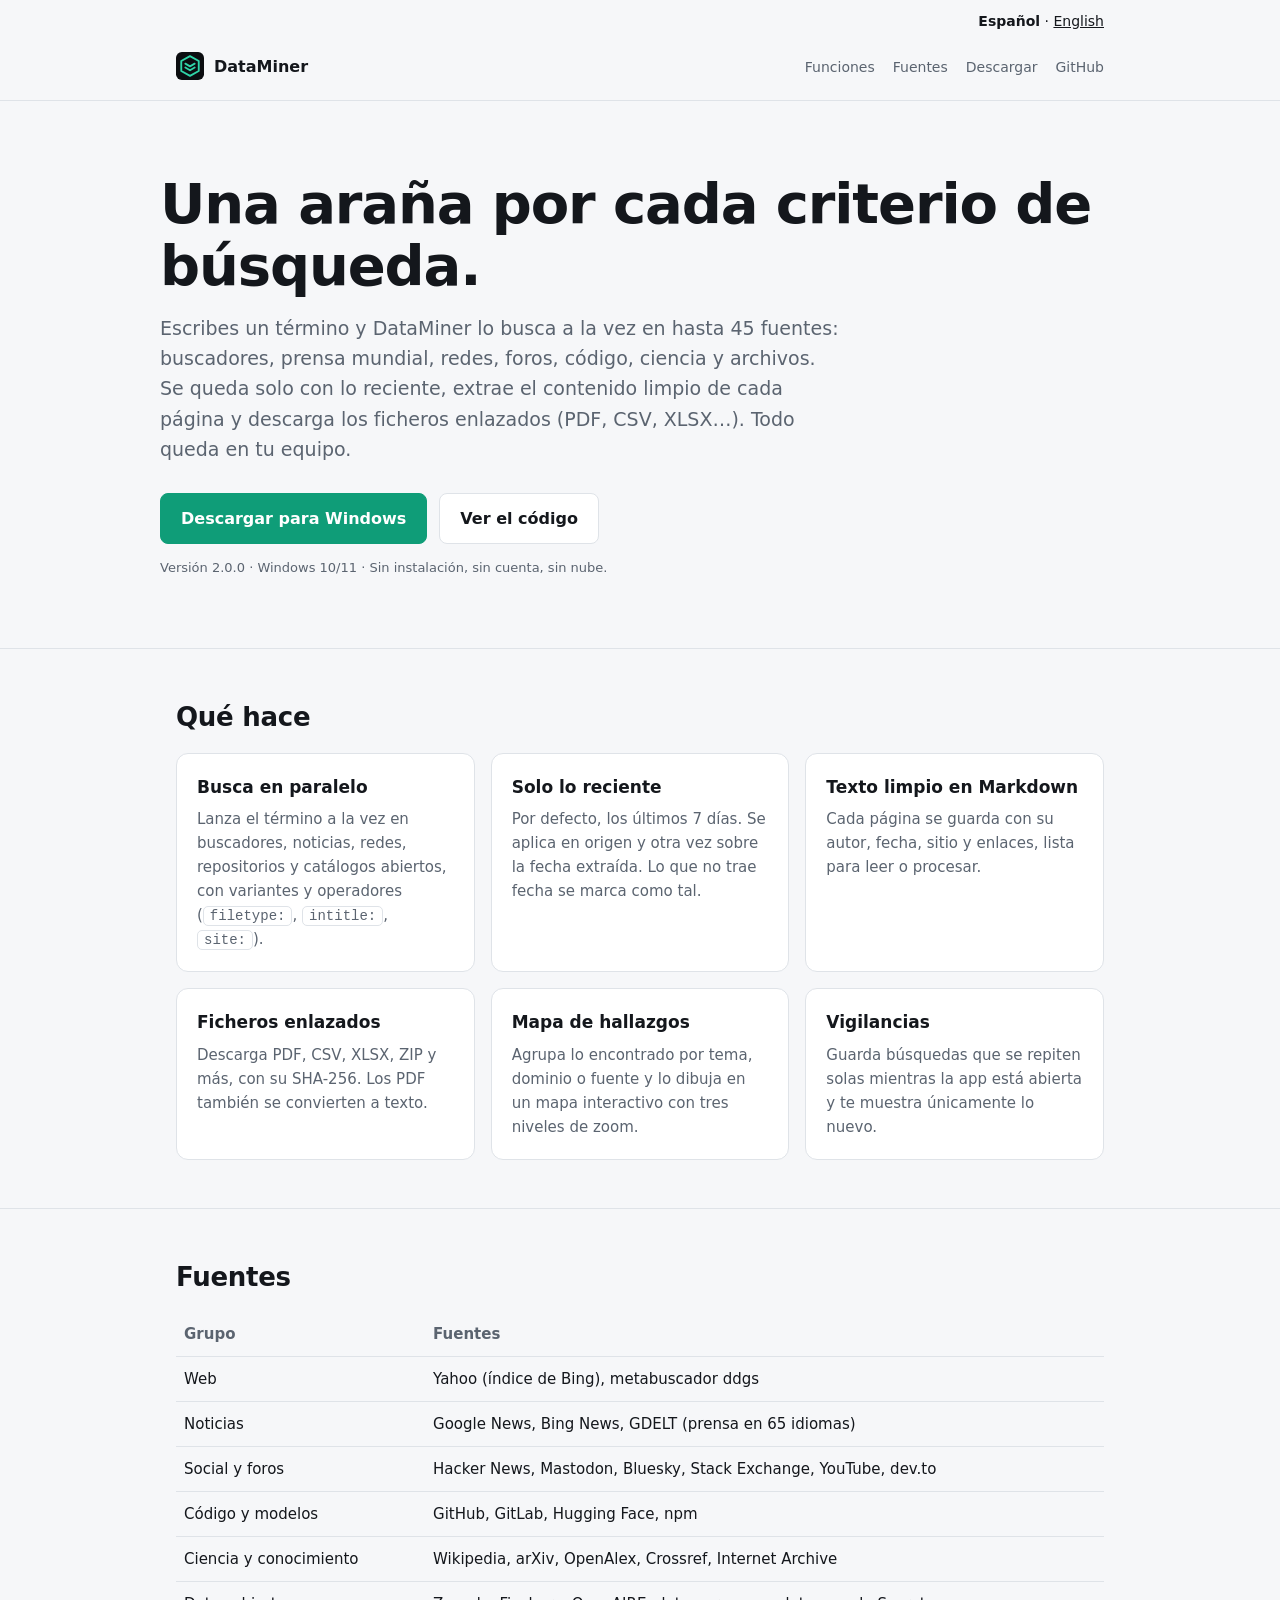
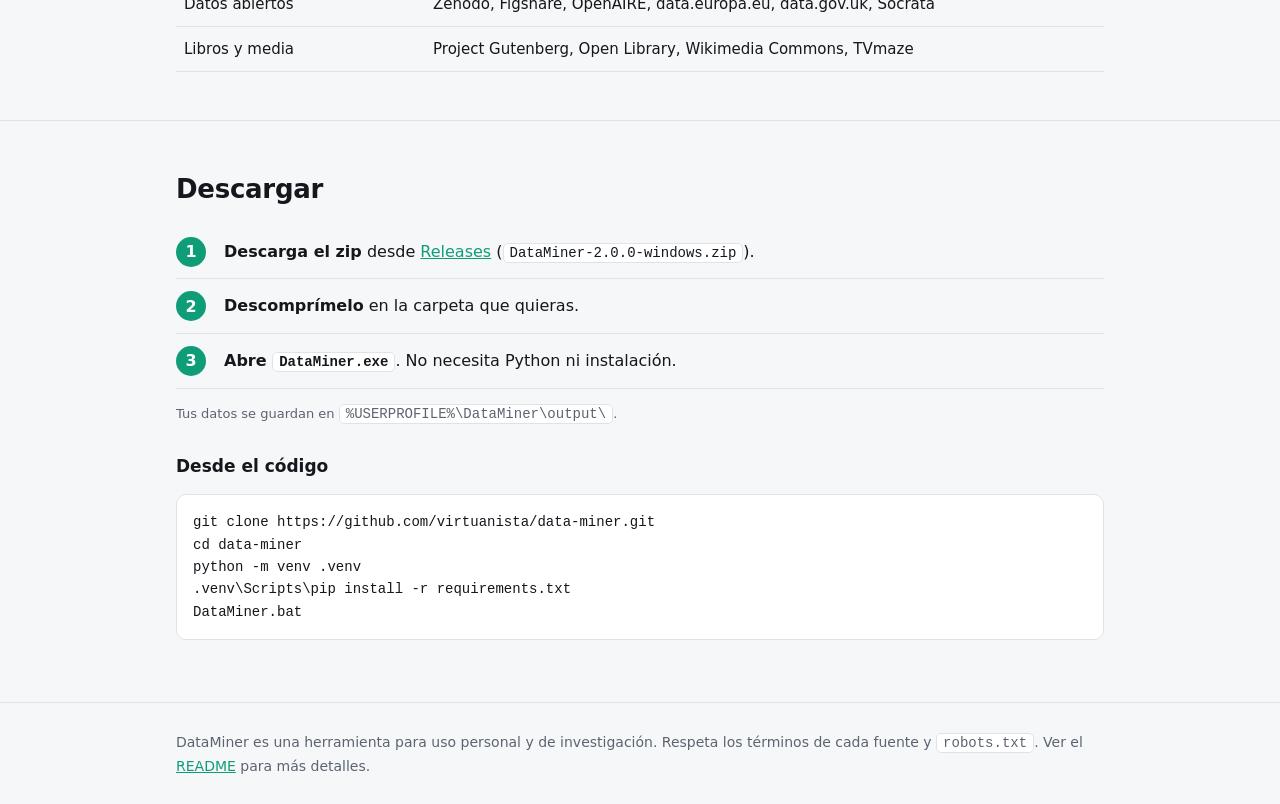
<file: docs/index.html>
<!doctype html>
<html lang="es">
<head>
<meta charset="utf-8">
<meta name="viewport" content="width=device-width,initial-scale=1">
<title>DataMiner · una araña por criterio de búsqueda</title>
<meta name="description" content="DataMiner busca un término en hasta 45 fuentes a la vez, se queda con lo reciente, extrae el contenido limpio en Markdown y descarga los ficheros enlazados.">
<link rel="icon" href="favicon.ico">
<style>
:root{--bg:#0c0e11;--panel:#13161a;--line:#23282f;--text:#e6e9ee;--muted:#9aa3ae;--accent:#2fd4a7;--accent-ink:#06130f}
@media (prefers-color-scheme: light){:root:not([data-theme="dark"]){--bg:#f6f7f9;--panel:#fff;--line:#dfe3e8;--text:#14171c;--muted:#5b6470;--accent:#0f9d78;--accent-ink:#fff}}
:root[data-theme="light"]{--bg:#f6f7f9;--panel:#fff;--line:#dfe3e8;--text:#14171c;--muted:#5b6470;--accent:#0f9d78;--accent-ink:#fff}
*{box-sizing:border-box}
body{margin:0;background:var(--bg);color:var(--text);font:16px/1.6 system-ui,-apple-system,"Segoe UI",Roboto,sans-serif}
a{color:var(--accent)}
.wrap{max-width:960px;margin:0 auto;padding:0 16px}
header{padding:20px 0;border-bottom:1px solid var(--line)}
.brand{display:flex;align-items:center;gap:10px;font-weight:700;text-decoration:none;color:var(--text)}
.brand img{width:28px;height:28px}
nav{float:right;display:flex;gap:18px;font-size:14px;margin-top:4px}
nav a{color:var(--muted);text-decoration:none}
nav a:hover{color:var(--text)}
.hero{padding:72px 0 56px}
.hero h1{font-size:clamp(34px,6vw,56px);line-height:1.1;margin:0 0 16px;letter-spacing:-.02em}
.hero p.lead{font-size:19px;color:var(--muted);max-width:680px;margin:0 0 28px}
.cta{display:flex;flex-wrap:wrap;gap:12px}
.btn{display:inline-block;padding:12px 20px;border-radius:8px;text-decoration:none;font-weight:600;border:1px solid var(--line)}
.btn.primary{background:var(--accent);color:var(--accent-ink);border-color:var(--accent)}
.btn.ghost{color:var(--text);background:var(--panel)}
.meta{font-size:13px;color:var(--muted);margin-top:14px}
section{padding:48px 0;border-top:1px solid var(--line)}
h2{font-size:26px;margin:0 0 14px;letter-spacing:-.01em}
h3{font-size:17px;margin:0 0 6px}
.grid{display:grid;grid-template-columns:repeat(auto-fit,minmax(260px,1fr));gap:16px}
.card{background:var(--panel);border:1px solid var(--line);border-radius:12px;padding:20px}
.card p{margin:0;color:var(--muted);font-size:15px}
.steps{counter-reset:s;list-style:none;padding:0;margin:0}
.steps li{counter-increment:s;padding:14px 0 14px 48px;position:relative;border-bottom:1px solid var(--line)}
.steps li:before{content:counter(s);position:absolute;left:0;top:12px;width:30px;height:30px;border-radius:50%;background:var(--accent);color:var(--accent-ink);display:grid;place-items:center;font-weight:700}
code,pre{font-family:ui-monospace,Consolas,monospace;font-size:14px}
code{background:var(--panel);border:1px solid var(--line);border-radius:5px;padding:1px 6px}
pre{background:var(--panel);border:1px solid var(--line);border-radius:10px;padding:16px;overflow-x:auto}
table{width:100%;border-collapse:collapse;font-size:15px}
td,th{text-align:left;padding:10px 8px;border-bottom:1px solid var(--line);vertical-align:top}
th{color:var(--muted);font-weight:600}
footer{padding:28px 0;color:var(--muted);font-size:14px;border-top:1px solid var(--line)}
@media (max-width:640px){nav{display:none}.hero{padding:48px 0 40px}}
</style>
</head>
<body>
<div class="wrap" data-lang></div>
<header>
  <div class="wrap">
    <nav>
      <a href="#funciones">Funciones</a>
      <a href="#fuentes">Fuentes</a>
      <a href="#descargar">Descargar</a>
      <a href="https://github.com/virtuanista/data-miner">GitHub</a>
    </nav>
    <a class="brand" href="#"><img src="mark.svg" alt="">DataMiner</a>
  </div>
</header>

<main>
  <div class="wrap hero">
    <h1>Una araña por cada criterio de búsqueda.</h1>
    <p class="lead">Escribes un término y DataMiner lo busca a la vez en hasta 45 fuentes: buscadores, prensa mundial, redes, foros, código, ciencia y archivos. Se queda solo con lo reciente, extrae el contenido limpio de cada página y descarga los ficheros enlazados (PDF, CSV, XLSX…). Todo queda en tu equipo.</p>
    <div class="cta">
      <a class="btn primary" href="https://github.com/virtuanista/data-miner/releases/latest">Descargar para Windows</a>
      <a class="btn ghost" href="https://github.com/virtuanista/data-miner">Ver el código</a>
    </div>
    <p class="meta">Versión 2.0.0 · Windows 10/11 · Sin instalación, sin cuenta, sin nube.</p>
  </div>

  <section id="funciones">
    <div class="wrap">
      <h2>Qué hace</h2>
      <div class="grid">
        <div class="card"><h3>Busca en paralelo</h3><p>Lanza el término a la vez en buscadores, noticias, redes, repositorios y catálogos abiertos, con variantes y operadores (<code>filetype:</code>, <code>intitle:</code>, <code>site:</code>).</p></div>
        <div class="card"><h3>Solo lo reciente</h3><p>Por defecto, los últimos 7 días. Se aplica en origen y otra vez sobre la fecha extraída. Lo que no trae fecha se marca como tal.</p></div>
        <div class="card"><h3>Texto limpio en Markdown</h3><p>Cada página se guarda con su autor, fecha, sitio y enlaces, lista para leer o procesar.</p></div>
        <div class="card"><h3>Ficheros enlazados</h3><p>Descarga PDF, CSV, XLSX, ZIP y más, con su SHA-256. Los PDF también se convierten a texto.</p></div>
        <div class="card"><h3>Mapa de hallazgos</h3><p>Agrupa lo encontrado por tema, dominio o fuente y lo dibuja en un mapa interactivo con tres niveles de zoom.</p></div>
        <div class="card"><h3>Vigilancias</h3><p>Guarda búsquedas que se repiten solas mientras la app está abierta y te muestra únicamente lo nuevo.</p></div>
      </div>
    </div>
  </section>

  <section id="fuentes">
    <div class="wrap">
      <h2>Fuentes</h2>
      <table>
        <tr><th>Grupo</th><th>Fuentes</th></tr>
        <tr><td>Web</td><td>Yahoo (índice de Bing), metabuscador ddgs</td></tr>
        <tr><td>Noticias</td><td>Google News, Bing News, GDELT (prensa en 65 idiomas)</td></tr>
        <tr><td>Social y foros</td><td>Hacker News, Mastodon, Bluesky, Stack Exchange, YouTube, dev.to</td></tr>
        <tr><td>Código y modelos</td><td>GitHub, GitLab, Hugging Face, npm</td></tr>
        <tr><td>Ciencia y conocimiento</td><td>Wikipedia, arXiv, OpenAlex, Crossref, Internet Archive</td></tr>
        <tr><td>Datos abiertos</td><td>Zenodo, Figshare, OpenAIRE, data.europa.eu, data.gov.uk, Socrata</td></tr>
        <tr><td>Libros y media</td><td>Project Gutenberg, Open Library, Wikimedia Commons, TVmaze</td></tr>
      </table>
    </div>
  </section>

  <section id="descargar">
    <div class="wrap">
      <h2>Descargar</h2>
      <ol class="steps">
        <li><strong>Descarga el zip</strong> desde <a href="https://github.com/virtuanista/data-miner/releases/latest">Releases</a> (<code>DataMiner-2.0.0-windows.zip</code>).</li>
        <li><strong>Descomprímelo</strong> en la carpeta que quieras.</li>
        <li><strong>Abre <code>DataMiner.exe</code></strong>. No necesita Python ni instalación.</li>
      </ol>
      <p class="meta">Tus datos se guardan en <code>%USERPROFILE%\DataMiner\output\</code>.</p>
      <h3 style="margin-top:28px">Desde el código</h3>
      <pre>git clone https://github.com/virtuanista/data-miner.git
cd data-miner
python -m venv .venv
.venv\Scripts\pip install -r requirements.txt
DataMiner.bat</pre>
    </div>
  </section>
</main>

<footer>
  <div class="wrap">DataMiner es una herramienta para uso personal y de investigación. Respeta los términos de cada fuente y <code>robots.txt</code>. Ver el <a href="https://github.com/virtuanista/data-miner#readme">README</a> para más detalles.</div>
</footer>
<script>
// Español por defecto; ?lang=en muestra la página en inglés.
const EN = {
 "DataMiner · una araña por criterio de búsqueda": "DataMiner · one spider per search",
 "Funciones": "Features",
 "Fuentes": "Sources",
 "Descargar": "Download",
 "Una araña por cada criterio de búsqueda.": "One spider for each search.",
 "Escribes un término y DataMiner lo busca a la vez en hasta 45 fuentes: buscadores, prensa mundial, redes, foros, código, ciencia y archivos. Se queda solo con lo reciente, extrae el contenido limpio de cada página y descarga los ficheros enlazados (PDF, CSV, XLSX…). Todo queda en tu equipo.": "Type a term and DataMiner looks for it in up to 45 sources at once: search engines, world press, social networks, forums, code, science and archives. It keeps only what is recent, extracts the clean content of each page and downloads the linked files (PDF, CSV, XLSX…). Everything stays on your computer.",
 "Descargar para Windows": "Download for Windows",
 "Ver el código": "View the code",
 "Versión 2.0.0 · Windows 10/11 · Sin instalación, sin cuenta, sin nube.": "Version 2.0.0 · Windows 10/11 · No installation, no account, no cloud. The app is in Spanish.",
 "Qué hace": "What it does",
 "Busca en paralelo": "Searches in parallel",
 "Lanza el término a la vez en buscadores, noticias, redes, repositorios y catálogos abiertos, con variantes y operadores (": "Sends the term at once to search engines, news, social networks, repositories and open catalogues, with variants and operators (",
 "Solo lo reciente": "Only what is recent",
 "Por defecto, los últimos 7 días. Se aplica en origen y otra vez sobre la fecha extraída. Lo que no trae fecha se marca como tal.": "By default, the last 7 days. Applied at the source and again on the extracted date. Anything without a date is marked as such.",
 "Texto limpio en Markdown": "Clean text in Markdown",
 "Cada página se guarda con su autor, fecha, sitio y enlaces, lista para leer o procesar.": "Each page is saved with its author, date, site and links, ready to read or process.",
 "Ficheros enlazados": "Linked files",
 "Descarga PDF, CSV, XLSX, ZIP y más, con su SHA-256. Los PDF también se convierten a texto.": "Downloads PDF, CSV, XLSX, ZIP and more, with their SHA-256. PDFs are also converted to text.",
 "Mapa de hallazgos": "Map of findings",
 "Agrupa lo encontrado por tema, dominio o fuente y lo dibuja en un mapa interactivo con tres niveles de zoom.": "Groups what it finds by topic, domain or source and draws it on an interactive map with three zoom levels.",
 "Vigilancias": "Watches",
 "Guarda búsquedas que se repiten solas mientras la app está abierta y te muestra únicamente lo nuevo.": "Saves searches that repeat on their own while the app is open and shows you only what is new.",
 "Grupo": "Group",
 "Yahoo (índice de Bing), metabuscador ddgs": "Yahoo (Bing index), ddgs metasearch",
 "Noticias": "News",
 "Google News, Bing News, GDELT (prensa en 65 idiomas)": "Google News, Bing News, GDELT (press in 65 languages)",
 "Social y foros": "Social and forums",
 "Código y modelos": "Code and models",
 "Ciencia y conocimiento": "Science and knowledge",
 "Datos abiertos": "Open data",
 "Libros y media": "Books and media",
 "Descarga el zip": "Download the zip",
 "desde": "from",
 "Descomprímelo": "Unpack it",
 "en la carpeta que quieras.": "in any folder.",
 "Abre": "Open",
 ". No necesita Python ni instalación.": ". It needs no Python and no installation.",
 "Tus datos se guardan en": "Your data is saved in",
 "Desde el código": "From source",
 "DataMiner es una herramienta para uso personal y de investigación. Respeta los términos de cada fuente y": "DataMiner is a tool for personal and research use. It respects the terms of each source and",
 ". Ver el": ". See the",
 "para más detalles.": "for more details."
};
const LANG = new URLSearchParams(location.search).get('lang') === 'en' ? 'en' : 'es', tr = s => LANG === 'en' ? EN[s] ?? s : s;
if (LANG === 'en') {
  document.documentElement.lang = 'en'; document.title = tr(document.title);
  const w = document.createTreeWalker(document.body, NodeFilter.SHOW_TEXT);
  for (let n; n = w.nextNode();) { const k = n.data.replace(/\s+/g, ' ').trim(); if (EN[k]) n.data = n.data.replace(/^(\s*)[\s\S]*?(\s*)$/, (_, a, b) => a + EN[k] + b); }
  for (const el of document.querySelectorAll('[aria-label],[title],[alt],[placeholder]')) for (const a of ['aria-label', 'title', 'alt', 'placeholder']) if (EN[el.getAttribute(a)]) el.setAttribute(a, EN[el.getAttribute(a)]);
}
{ const b = document.createElement('p'); b.style.cssText = 'text-align:right;margin:0;padding-top:10px;font-size:14px';
  b.innerHTML = LANG === 'en' ? '<a href="?lang=es" lang="es">Español</a> · <b>English</b>' : '<b>Español</b> · <a href="?lang=en" lang="en">English</a>';
  b.querySelector('a').style.color = 'inherit'; (document.querySelector('[data-lang]') ?? document.body).append(b);
  b.querySelector('a').addEventListener('click', e => { e.currentTarget.href = e.currentTarget.getAttribute('href').split('#')[0] + location.hash; }); }
</script>
</body>
</html>
</file>
